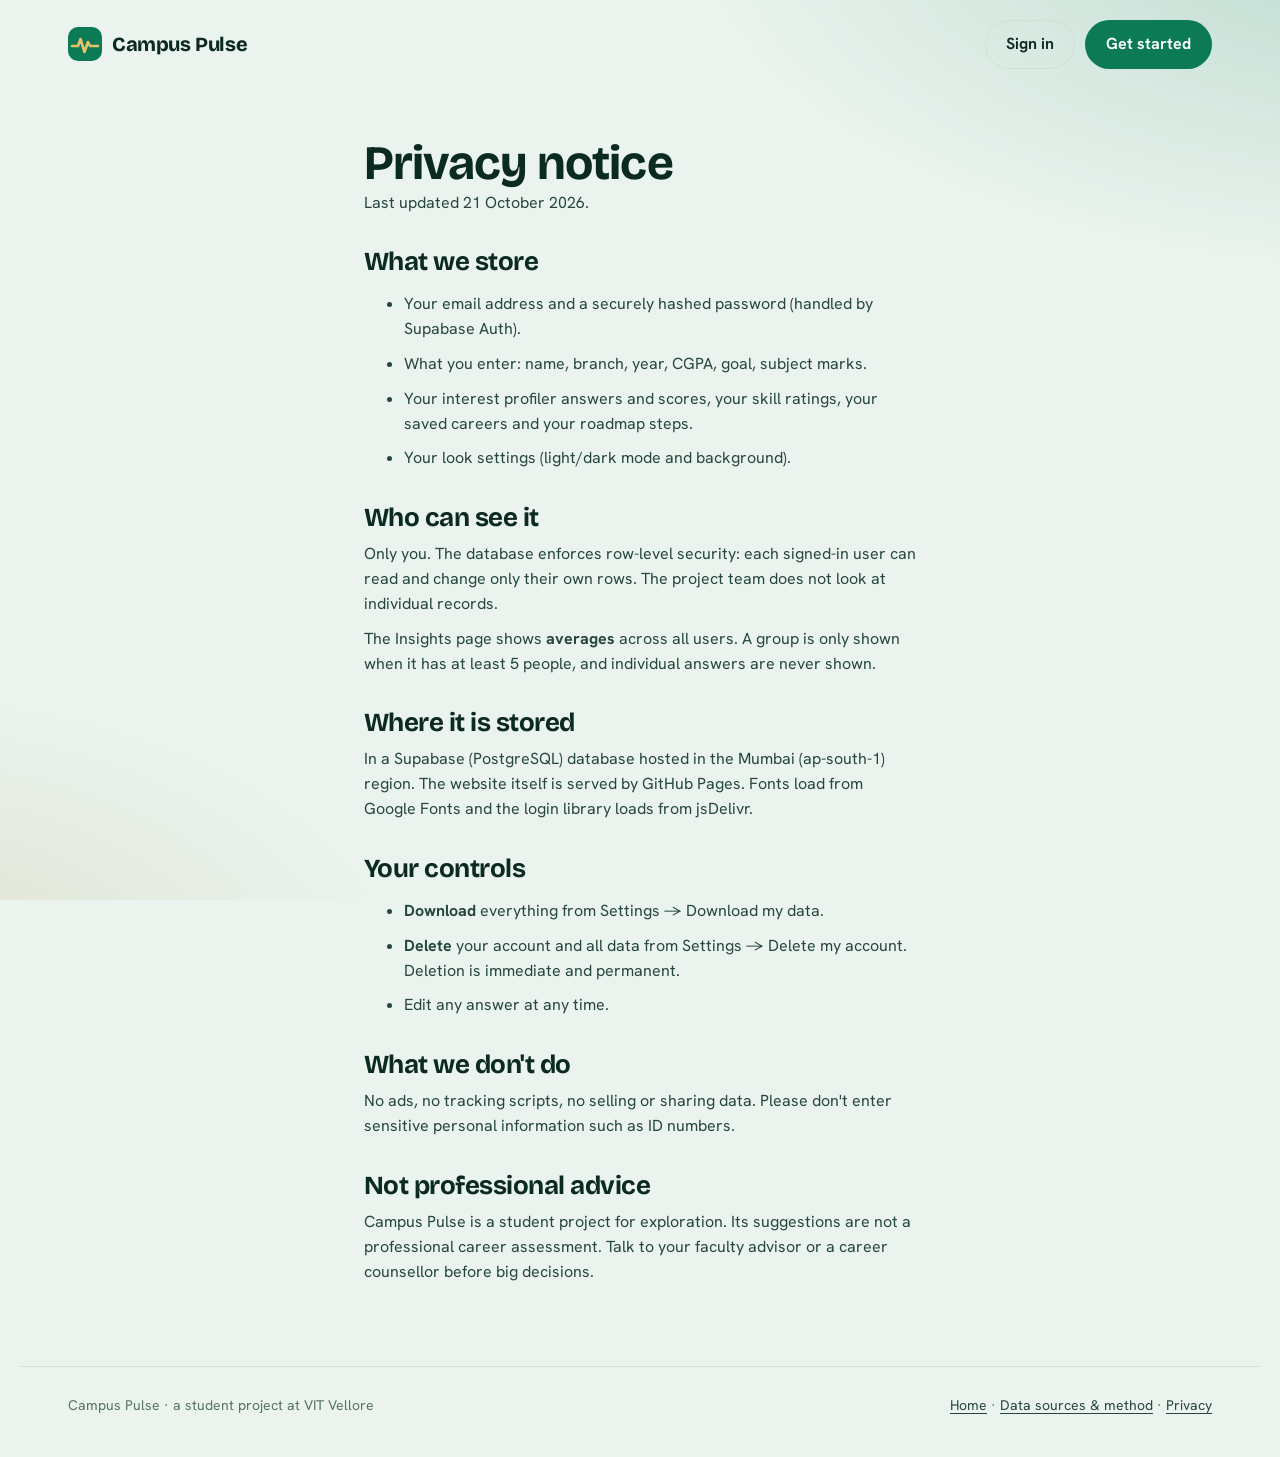
<file: privacy.html>
<!doctype html>
<html lang="en">
<head>
<meta charset="utf-8">
<meta name="viewport" content="width=device-width, initial-scale=1">
<title>Privacy notice | Campus Pulse</title>
<meta name="description" content="What Campus Pulse stores, who can see it, and how to download or delete your data.">
<link rel="canonical" href="https://hillbillies1122-create.github.io/campus-pulse/privacy.html">
<meta name="theme-color" content="#0b7a55">
<link rel="icon" href="assets/favicon.svg" type="image/svg+xml">
<link rel="preconnect" href="https://fonts.googleapis.com">
<link rel="preconnect" href="https://fonts.gstatic.com" crossorigin>
<link href="https://fonts.googleapis.com/css2?family=Bricolage+Grotesque:opsz,wdth,wght@12..96,75..100,500..800&family=Hanken+Grotesk:wght@400;500;600;700&display=swap" rel="stylesheet">
<link rel="stylesheet" href="assets/app.css?v=1">
<script>try{var t=localStorage.getItem("cp-theme");if(t==="light"||t==="dark")document.documentElement.setAttribute("data-theme",t);var c=localStorage.getItem("cp-bg-custom");if(c)document.documentElement.style.setProperty("--bg-custom",c);}catch(e){}</script>
</head>
<body data-bg="silk">
<script>try{document.body.setAttribute("data-bg",localStorage.getItem("cp-bg")||"silk")}catch(e){}</script>
<header class="site-header">
  <a class="brand" href="./"><svg class="brand-mark" viewBox="0 0 34 34" aria-hidden="true"><rect width="34" height="34" rx="10" fill="#0b7a55"/><path d="M4 19h6l2.5-7 4 13 3.5-10 2 4H30" fill="none" stroke="#e7c26a" stroke-width="2.6" stroke-linecap="round" stroke-linejoin="round"/></svg>Campus Pulse</a>
  <nav><a class="btn btn-ghost" href="./#/login">Sign in</a><a class="btn btn-primary" href="./#/signup">Get started</a></nav>
</header>
<main class="landing-section prose">
<h1 style="font-size:clamp(32px,4vw,48px)">Privacy notice</h1>
<p>Last updated 21 October 2026.</p>
<h2>What we store</h2>
<ul>
<li>Your email address and a securely hashed password (handled by Supabase Auth).</li>
<li>What you enter: name, branch, year, CGPA, goal, subject marks.</li>
<li>Your interest profiler answers and scores, your skill ratings, your saved careers and your roadmap steps.</li>
<li>Your look settings (light/dark mode and background).</li>
</ul>
<h2>Who can see it</h2>
<p>Only you. The database enforces row-level security: each signed-in user can read and change only their own rows. The project team does not look at individual records.</p>
<p>The Insights page shows <b>averages</b> across all users. A group is only shown when it has at least 5 people, and individual answers are never shown.</p>
<h2>Where it is stored</h2>
<p>In a Supabase (PostgreSQL) database hosted in the Mumbai (ap-south-1) region. The website itself is served by GitHub Pages. Fonts load from Google Fonts and the login library loads from jsDelivr.</p>
<h2>Your controls</h2>
<ul>
<li><b>Download</b> everything from Settings → Download my data.</li>
<li><b>Delete</b> your account and all data from Settings → Delete my account. Deletion is immediate and permanent.</li>
<li>Edit any answer at any time.</li>
</ul>
<h2>What we don't do</h2>
<p>No ads, no tracking scripts, no selling or sharing data. Please don't enter sensitive personal information such as ID numbers.</p>
<h2>Not professional advice</h2>
<p>Campus Pulse is a student project for exploration. Its suggestions are not a professional career assessment. Talk to your faculty advisor or a career counsellor before big decisions.</p>
</main>
<footer class="site-footer">
  <span>Campus Pulse · a student project at VIT Vellore</span>
  <span><a href="./">Home</a> · <a href="sources.html">Data sources &amp; method</a> · <a href="privacy.html">Privacy</a></span>
</footer>
</body>
</html>
</file>
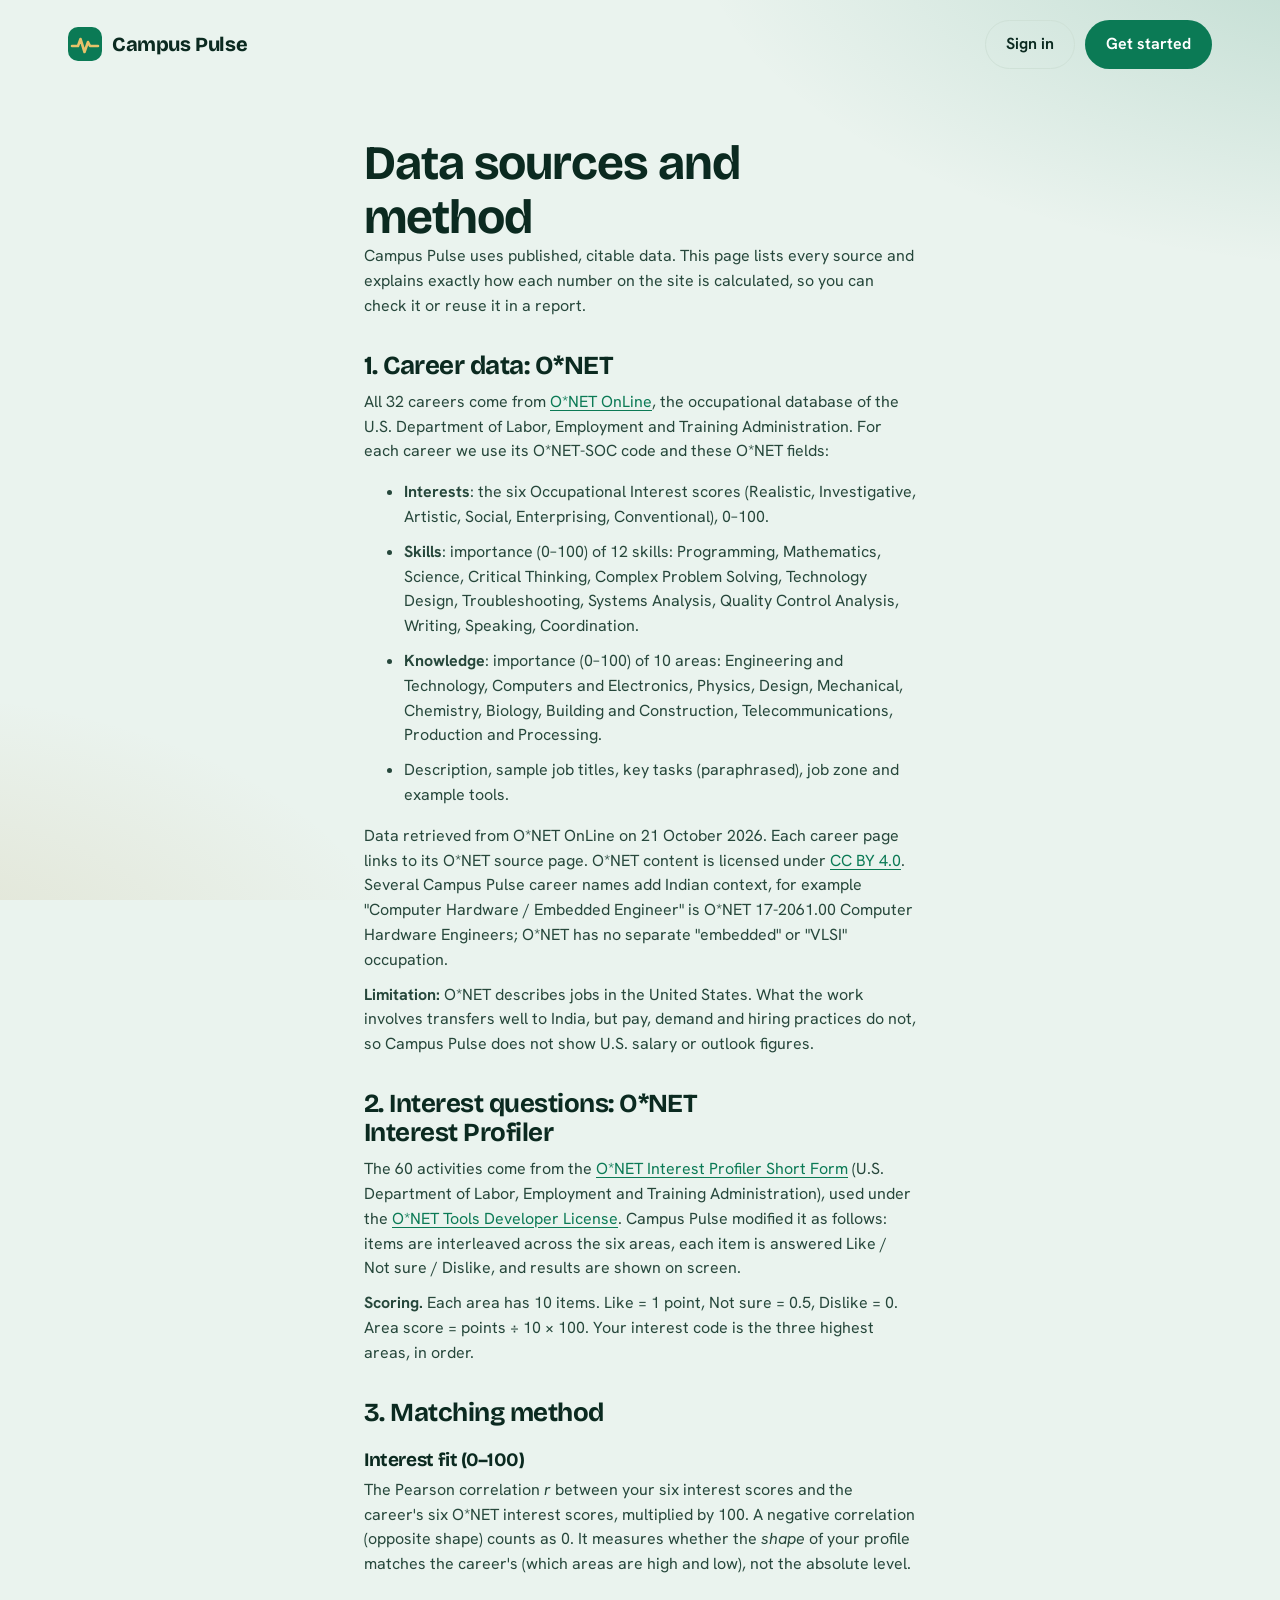
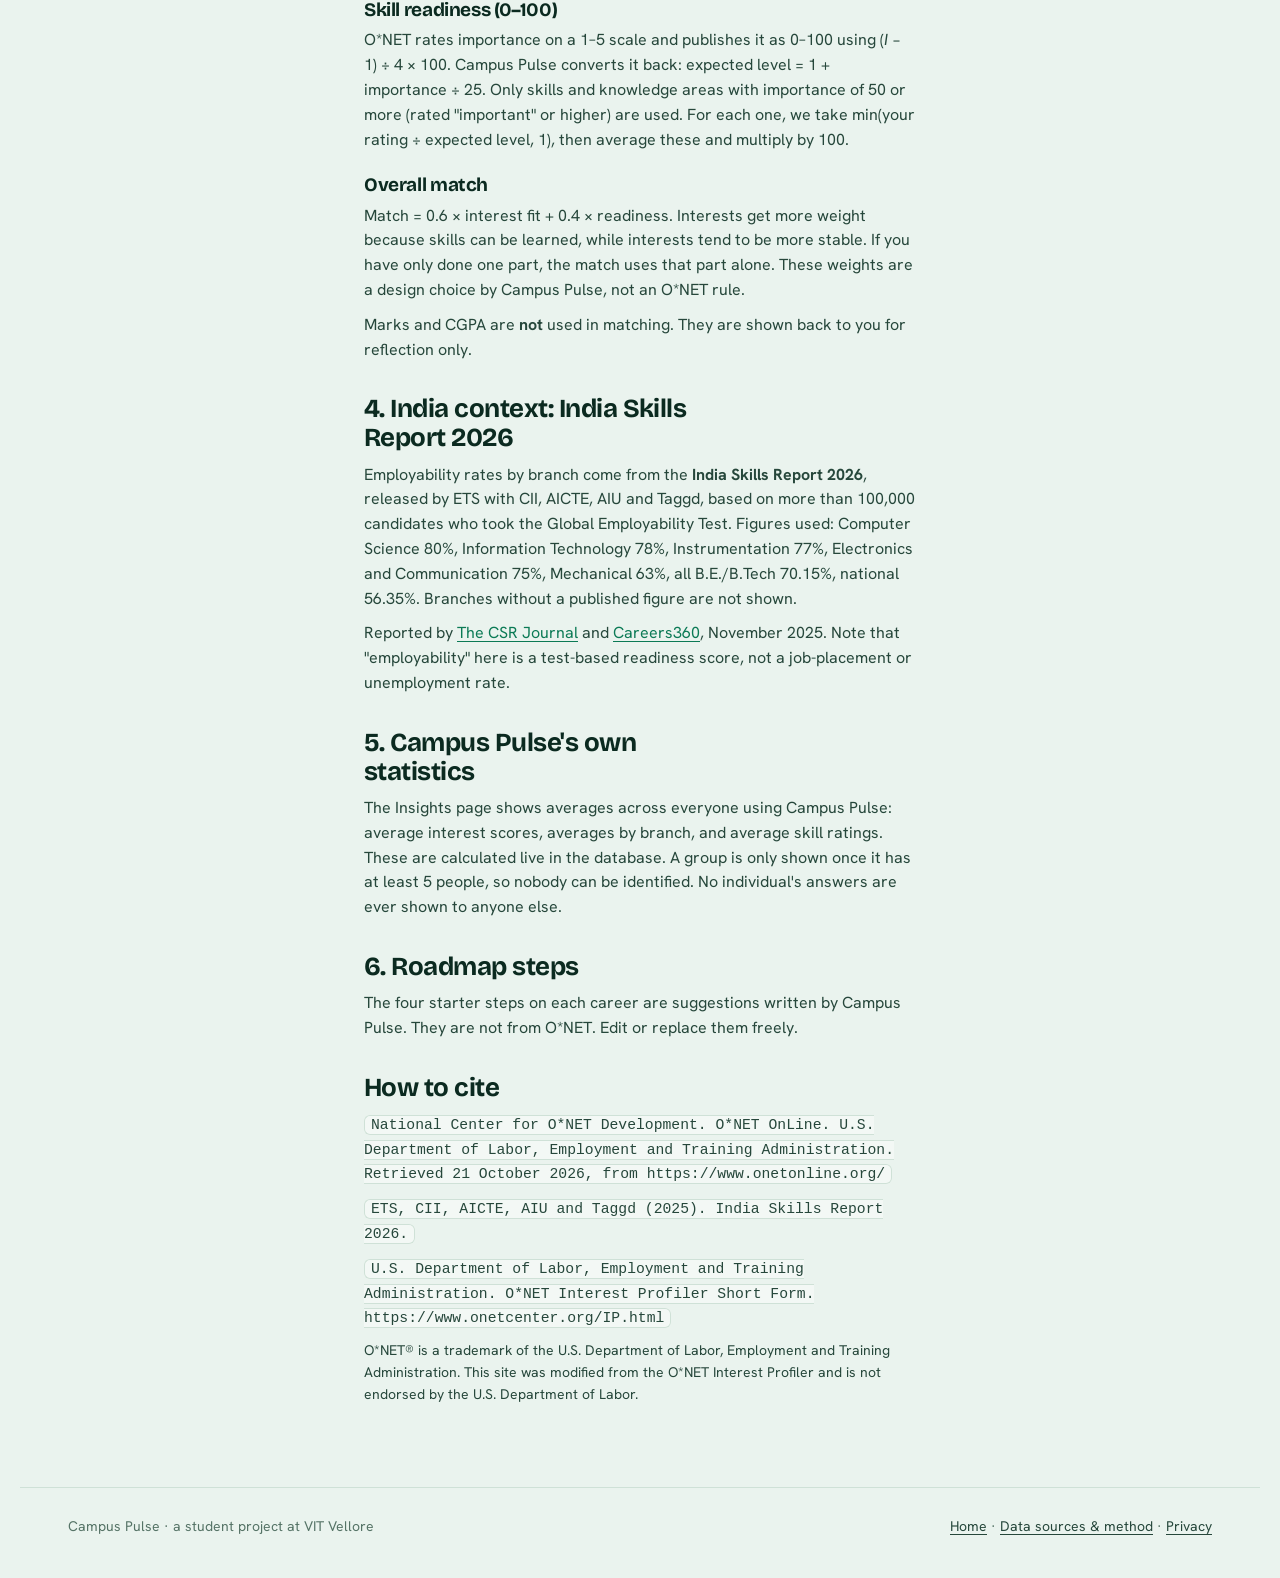
<file: sources.html>
<!doctype html>
<html lang="en">
<head>
<meta charset="utf-8">
<meta name="viewport" content="width=device-width, initial-scale=1">
<title>Data sources and method | Campus Pulse</title>
<meta name="description" content="How Campus Pulse calculates career matches: O*NET interest, skill and knowledge data, the O*NET Interest Profiler, and India Skills Report 2026 figures.">
<link rel="canonical" href="https://hillbillies1122-create.github.io/campus-pulse/sources.html">
<meta name="theme-color" content="#0b7a55">
<link rel="icon" href="assets/favicon.svg" type="image/svg+xml">
<link rel="preconnect" href="https://fonts.googleapis.com">
<link rel="preconnect" href="https://fonts.gstatic.com" crossorigin>
<link href="https://fonts.googleapis.com/css2?family=Bricolage+Grotesque:opsz,wdth,wght@12..96,75..100,500..800&family=Hanken+Grotesk:wght@400;500;600;700&display=swap" rel="stylesheet">
<link rel="stylesheet" href="assets/app.css?v=1">
<script>try{var t=localStorage.getItem("cp-theme");if(t==="light"||t==="dark")document.documentElement.setAttribute("data-theme",t);var c=localStorage.getItem("cp-bg-custom");if(c)document.documentElement.style.setProperty("--bg-custom",c);}catch(e){}</script>
</head>
<body data-bg="silk">
<script>try{document.body.setAttribute("data-bg",localStorage.getItem("cp-bg")||"silk")}catch(e){}</script>
<header class="site-header">
  <a class="brand" href="./"><svg class="brand-mark" viewBox="0 0 34 34" aria-hidden="true"><rect width="34" height="34" rx="10" fill="#0b7a55"/><path d="M4 19h6l2.5-7 4 13 3.5-10 2 4H30" fill="none" stroke="#e7c26a" stroke-width="2.6" stroke-linecap="round" stroke-linejoin="round"/></svg>Campus Pulse</a>
  <nav><a class="btn btn-ghost" href="./#/login">Sign in</a><a class="btn btn-primary" href="./#/signup">Get started</a></nav>
</header>
<main class="landing-section prose">
<h1 style="font-size:clamp(32px,4vw,48px)">Data sources and method</h1>
<p>Campus Pulse uses published, citable data. This page lists every source and explains exactly how each number on the site is calculated, so you can check it or reuse it in a report.</p>

<h2>1. Career data: O*NET</h2>
<p>All 32 careers come from <a href="https://www.onetonline.org/" target="_blank" rel="noopener">O*NET OnLine</a>, the occupational database of the U.S. Department of Labor, Employment and Training Administration. For each career we use its O*NET-SOC code and these O*NET fields:</p>
<ul>
<li><b>Interests</b>: the six Occupational Interest scores (Realistic, Investigative, Artistic, Social, Enterprising, Conventional), 0–100.</li>
<li><b>Skills</b>: importance (0–100) of 12 skills: Programming, Mathematics, Science, Critical Thinking, Complex Problem Solving, Technology Design, Troubleshooting, Systems Analysis, Quality Control Analysis, Writing, Speaking, Coordination.</li>
<li><b>Knowledge</b>: importance (0–100) of 10 areas: Engineering and Technology, Computers and Electronics, Physics, Design, Mechanical, Chemistry, Biology, Building and Construction, Telecommunications, Production and Processing.</li>
<li>Description, sample job titles, key tasks (paraphrased), job zone and example tools.</li>
</ul>
<p>Data retrieved from O*NET OnLine on 21 October 2026. Each career page links to its O*NET source page. O*NET content is licensed under <a href="https://creativecommons.org/licenses/by/4.0/" target="_blank" rel="noopener">CC BY 4.0</a>. Several Campus Pulse career names add Indian context, for example "Computer Hardware / Embedded Engineer" is O*NET 17-2061.00 Computer Hardware Engineers; O*NET has no separate "embedded" or "VLSI" occupation.</p>
<p><b>Limitation:</b> O*NET describes jobs in the United States. What the work involves transfers well to India, but pay, demand and hiring practices do not, so Campus Pulse does not show U.S. salary or outlook figures.</p>

<h2 id="interest-profiler">2. Interest questions: O*NET Interest Profiler</h2>
<p>The 60 activities come from the <a href="https://www.onetcenter.org/IP.html" target="_blank" rel="noopener">O*NET Interest Profiler Short Form</a> (U.S. Department of Labor, Employment and Training Administration), used under the <a href="https://www.onetcenter.org/license_tools.html" target="_blank" rel="noopener">O*NET Tools Developer License</a>. Campus Pulse modified it as follows: items are interleaved across the six areas, each item is answered Like / Not sure / Dislike, and results are shown on screen.</p>
<p><b>Scoring.</b> Each area has 10 items. Like = 1 point, Not sure = 0.5, Dislike = 0. Area score = points ÷ 10 × 100. Your interest code is the three highest areas, in order.</p>

<h2>3. Matching method</h2>
<h3>Interest fit (0–100)</h3>
<p>The Pearson correlation <i>r</i> between your six interest scores and the career's six O*NET interest scores, multiplied by 100. A negative correlation (opposite shape) counts as 0. It measures whether the <i>shape</i> of your profile matches the career's (which areas are high and low), not the absolute level.</p>
<h3>Skill readiness (0–100)</h3>
<p>O*NET rates importance on a 1–5 scale and publishes it as 0–100 using (<i>I</i> − 1) ÷ 4 × 100. Campus Pulse converts it back: expected level = 1 + importance ÷ 25. Only skills and knowledge areas with importance of 50 or more (rated "important" or higher) are used. For each one, we take min(your rating ÷ expected level, 1), then average these and multiply by 100.</p>
<h3>Overall match</h3>
<p>Match = 0.6 × interest fit + 0.4 × readiness. Interests get more weight because skills can be learned, while interests tend to be more stable. If you have only done one part, the match uses that part alone. These weights are a design choice by Campus Pulse, not an O*NET rule.</p>
<p>Marks and CGPA are <b>not</b> used in matching. They are shown back to you for reflection only.</p>

<h2>4. India context: India Skills Report 2026</h2>
<p>Employability rates by branch come from the <b>India Skills Report 2026</b>, released by ETS with CII, AICTE, AIU and Taggd, based on more than 100,000 candidates who took the Global Employability Test. Figures used: Computer Science 80%, Information Technology 78%, Instrumentation 77%, Electronics and Communication 75%, Mechanical 63%, all B.E./B.Tech 70.15%, national 56.35%. Branches without a published figure are not shown.</p>
<p>Reported by <a href="https://thecsrjournal.in/india-skills-report-2026-uttar-pradesh-leads-youth-employability-maharashtra-ranks-second" target="_blank" rel="noopener">The CSR Journal</a> and <a href="https://news.careers360.com/india-skills-report-2026-cs-computer-science-it-engineer-top-jobs-mba-employment-decline-ai-ml-bfsi-fmcg-pharma-women-hiring" target="_blank" rel="noopener">Careers360</a>, November 2025. Note that "employability" here is a test-based readiness score, not a job-placement or unemployment rate.</p>

<h2>5. Campus Pulse's own statistics</h2>
<p>The Insights page shows averages across everyone using Campus Pulse: average interest scores, averages by branch, and average skill ratings. These are calculated live in the database. A group is only shown once it has at least 5 people, so nobody can be identified. No individual's answers are ever shown to anyone else.</p>

<h2>6. Roadmap steps</h2>
<p>The four starter steps on each career are suggestions written by Campus Pulse. They are not from O*NET. Edit or replace them freely.</p>

<h2>How to cite</h2>
<p><code>National Center for O*NET Development. O*NET OnLine. U.S. Department of Labor, Employment and Training Administration. Retrieved 21 October 2026, from https://www.onetonline.org/</code></p>
<p><code>ETS, CII, AICTE, AIU and Taggd (2025). India Skills Report 2026.</code></p>
<p><code>U.S. Department of Labor, Employment and Training Administration. O*NET Interest Profiler Short Form. https://www.onetcenter.org/IP.html</code></p>
<p class="small muted">O*NET® is a trademark of the U.S. Department of Labor, Employment and Training Administration. This site was modified from the O*NET Interest Profiler and is not endorsed by the U.S. Department of Labor.</p>
</main>
<footer class="site-footer">
  <span>Campus Pulse · a student project at VIT Vellore</span>
  <span><a href="./">Home</a> · <a href="sources.html">Data sources &amp; method</a> · <a href="privacy.html">Privacy</a></span>
</footer>
</body>
</html>
</file>
<file: assets/app.css>
/* Campus Pulse — emerald theme */
:root {
  --bg: #eaf3ee;
  --bg-2: #dcebe2;
  --surface: #ffffff;
  --surface-2: #f3f8f5;
  --ink: #0b2a20;
  --ink-2: #26473b;
  --muted: #557366;
  --line: #cfe1d7;
  --emerald: #0b7a55;
  --emerald-2: #109b6c;
  --emerald-soft: #d7efe3;
  --brass: #a8822c;
  --brass-soft: #f4ead2;
  --danger: #b4233c;
  --danger-soft: #fbe7ea;
  --on-emerald: #ffffff;
  --shadow: 0 1px 0 rgba(11, 42, 32, .04), 0 12px 32px -18px rgba(11, 42, 32, .35);
  --radius-lg: 22px;
  --radius: 14px;
  --radius-sm: 9px;
  --display: "Bricolage Grotesque", "Hanken Grotesk", system-ui, sans-serif;
  --body: "Hanken Grotesk", system-ui, -apple-system, "Segoe UI", sans-serif;
  --bg-custom: #0b7a55;
  color-scheme: light;
}
@media (prefers-color-scheme: dark) {
  :root:not([data-theme="light"]) {
    --bg: #04130d; --bg-2: #071d14; --surface: #0b2018; --surface-2: #0f281e; --ink: #e3f1e9; --ink-2: #c3dbcf; --muted: #8fb3a3;
    --line: #1d3a2e; --emerald: #2bd196; --emerald-2: #4fe0ab; --emerald-soft: #0f3426; --brass: #e1bf6a; --brass-soft: #2e2612;
    --danger: #ff8094; --danger-soft: #3a1219; --on-emerald: #03140d; --shadow: 0 1px 0 rgba(0,0,0,.3), 0 18px 40px -22px rgba(0,0,0,.8);
    color-scheme: dark;
  }
}
:root[data-theme="dark"] {
  --bg: #04130d; --bg-2: #071d14; --surface: #0b2018; --surface-2: #0f281e; --ink: #e3f1e9; --ink-2: #c3dbcf; --muted: #8fb3a3;
  --line: #1d3a2e; --emerald: #2bd196; --emerald-2: #4fe0ab; --emerald-soft: #0f3426; --brass: #e1bf6a; --brass-soft: #2e2612;
  --danger: #ff8094; --danger-soft: #3a1219; --on-emerald: #03140d; --shadow: 0 1px 0 rgba(0,0,0,.3), 0 18px 40px -22px rgba(0,0,0,.8);
  color-scheme: dark;
}

* { box-sizing: border-box; }
html { -webkit-text-size-adjust: 100%; }
body {
  margin: 0; min-height: 100vh; background-color: var(--bg); color: var(--ink);
  font: 16px/1.55 var(--body); font-feature-settings: "ss01";
  background-attachment: fixed;
}
img, svg { max-width: 100%; }
a { color: var(--emerald); text-underline-offset: 3px; }
h1, h2, h3, h4 { font-family: var(--display); color: var(--ink); margin: 0; letter-spacing: -.02em; line-height: 1.12; }
p { margin: 0; }
button, input, select, textarea { font: inherit; color: inherit; }
:focus-visible { outline: 3px solid var(--emerald-2); outline-offset: 2px; border-radius: 6px; }
.sr-only { position: absolute; width: 1px; height: 1px; overflow: hidden; clip: rect(0 0 0 0); white-space: nowrap; }
[hidden] { display: none !important; }

/* ---------- Backgrounds (user selectable) ---------- */
body[data-bg="silk"] {
  background-image:
    radial-gradient(1200px 600px at 110% -10%, color-mix(in srgb, var(--emerald) 22%, transparent), transparent 60%),
    radial-gradient(900px 500px at -10% 110%, color-mix(in srgb, var(--brass) 16%, transparent), transparent 60%);
}
body[data-bg="contour"] {
  background-image: url("data:image/svg+xml,%3Csvg xmlns='http://www.w3.org/2000/svg' width='600' height='600' viewBox='0 0 600 600'%3E%3Cg fill='none' stroke='%230b7a55' stroke-opacity='.13' stroke-width='1.2'%3E%3Cpath d='M-20 120c80-60 160 40 240-10s150-80 240-20 140 40 160 10'/%3E%3Cpath d='M-20 160c80-60 160 40 240-10s150-80 240-20 140 40 160 10'/%3E%3Cpath d='M-20 200c90-50 170 50 250 0s150-70 230-20 140 50 160 20'/%3E%3Cpath d='M-20 300c70-40 150 60 240 10s160-60 240-10 130 40 160 0'/%3E%3Cpath d='M-20 340c70-40 150 60 240 10s160-60 240-10 130 40 160 0'/%3E%3Cpath d='M-20 440c90-70 170 30 250-20s150-50 230 0 140 30 160 0'/%3E%3Cpath d='M-20 480c90-70 170 30 250-20s150-50 230 0 140 30 160 0'/%3E%3Cpath d='M-20 520c90-70 170 30 250-20s150-50 230 0 140 30 160 0'/%3E%3C/g%3E%3C/svg%3E");
  background-size: 600px 600px;
}
body[data-bg="grid"] {
  background-image: radial-gradient(color-mix(in srgb, var(--emerald) 30%, transparent) 1px, transparent 1.4px);
  background-size: 22px 22px;
}
body[data-bg="aurora"] {
  background-image:
    radial-gradient(60% 50% at 20% 10%, color-mix(in srgb, var(--emerald) 30%, transparent), transparent 70%),
    radial-gradient(50% 40% at 85% 30%, color-mix(in srgb, #1fb6a8 22%, transparent), transparent 70%),
    radial-gradient(60% 60% at 60% 100%, color-mix(in srgb, var(--brass) 18%, transparent), transparent 70%);
}
body[data-bg="velvet"] {
  background-image: linear-gradient(160deg, color-mix(in srgb, var(--emerald) 14%, var(--bg)) 0%, var(--bg) 45%, color-mix(in srgb, var(--brass) 10%, var(--bg)) 100%);
}
body[data-bg="plain"] { background-image: none; }
body[data-bg="custom"] {
  background-color: color-mix(in srgb, var(--bg-custom) 14%, var(--bg));
  background-image: radial-gradient(1000px 600px at 100% 0%, color-mix(in srgb, var(--bg-custom) 26%, transparent), transparent 60%);
}

/* ---------- Buttons & fields ---------- */
.btn {
  display: inline-flex; align-items: center; justify-content: center; gap: 8px;
  border: 1px solid transparent; border-radius: 999px; padding: 11px 20px; min-height: 44px;
  font-weight: 650; cursor: pointer; text-decoration: none; transition: background-color .15s, border-color .15s, transform .1s;
  background: var(--surface-2); color: var(--ink);
}
.btn:active { transform: translateY(1px); }
.btn-primary { background: var(--emerald); color: var(--on-emerald); }
.btn-primary:hover { background: var(--emerald-2); }
.btn-ghost { background: transparent; border-color: var(--line); }
.btn-ghost:hover { border-color: var(--emerald); }
.btn-danger { background: var(--danger-soft); color: var(--danger); }
.btn-sm { padding: 7px 14px; min-height: 36px; font-size: 14px; }
.btn[disabled] { opacity: .55; cursor: not-allowed; }
.icon-btn { display: inline-grid; place-items: center; width: 42px; height: 42px; border-radius: 50%; border: 1px solid var(--line); background: var(--surface); cursor: pointer; color: var(--ink); }
.icon-btn:hover { border-color: var(--emerald); }

.field { display: grid; gap: 6px; }
.field label, .label { font-size: 14px; font-weight: 650; color: var(--ink-2); }
.field small, .hint { color: var(--muted); font-size: 13px; }
.input, select.input, textarea.input {
  width: 100%; border: 1px solid var(--line); background: var(--surface); border-radius: var(--radius-sm);
  padding: 11px 13px; min-height: 44px; outline: none;
}
.input:focus { border-color: var(--emerald); box-shadow: 0 0 0 3px color-mix(in srgb, var(--emerald) 22%, transparent); }
.form-grid { display: grid; grid-template-columns: repeat(2, minmax(0, 1fr)); gap: 16px; }
.form-grid .span-2 { grid-column: 1 / -1; }
.error-text { color: var(--danger); font-size: 14px; }

/* ---------- Landing ---------- */
.site-header { display: flex; align-items: center; justify-content: space-between; gap: 16px; padding: 20px clamp(16px, 4vw, 48px); max-width: 1240px; margin: 0 auto; }
.brand { display: inline-flex; align-items: center; gap: 10px; text-decoration: none; color: var(--ink); font-family: var(--display); font-weight: 750; font-size: 20px; letter-spacing: -.02em; }
.brand-mark { width: 34px; height: 34px; flex: 0 0 34px; }
.site-header nav { display: flex; gap: 10px; align-items: center; }

.hero { max-width: 1240px; margin: 0 auto; padding: clamp(24px, 6vw, 72px) clamp(16px, 4vw, 48px) 32px; display: grid; grid-template-columns: 1.05fr .95fr; gap: clamp(24px, 4vw, 56px); align-items: center; }
.hero h1 { font-size: clamp(40px, 6.4vw, 82px); font-weight: 800; letter-spacing: -.045em; line-height: .98; font-variation-settings: "wdth" 85; }
.hero .lede { font-size: clamp(17px, 1.6vw, 20px); color: var(--ink-2); max-width: 38ch; margin-top: 20px; }
.hero .cta { display: flex; gap: 12px; flex-wrap: wrap; margin-top: 28px; }
.hero-visual { background: var(--surface); border: 1px solid var(--line); border-radius: 28px; padding: 22px 22px 16px; box-shadow: var(--shadow); }
.hero-visual .cap { display: flex; justify-content: space-between; gap: 12px; color: var(--muted); font-size: 14px; margin-bottom: 6px; }
.hero-visual .cap strong { color: var(--ink); font-family: var(--display); font-size: 17px; }

.pulse-path { fill: none; stroke: var(--emerald); stroke-width: 3; stroke-linejoin: round; stroke-linecap: round; }
.pulse-glow { fill: none; stroke: var(--emerald); stroke-width: 10; opacity: .14; stroke-linejoin: round; stroke-linecap: round; }
.pulse-base { stroke: var(--line); stroke-width: 1; }
.pulse-label { font: 700 15px var(--display); fill: var(--ink); text-anchor: middle; }
.pulse-sub { font: 500 11px var(--body); fill: var(--muted); text-anchor: middle; }
.pulse-val { font: 700 12px var(--body); fill: var(--emerald); text-anchor: middle; }
.pulse-dot { fill: var(--surface); stroke: var(--emerald); stroke-width: 2.5; }
.pulse-compare { fill: none; stroke: var(--brass); stroke-width: 2; stroke-dasharray: 5 5; stroke-linejoin: round; }
.draw-in { stroke-dasharray: 2000; stroke-dashoffset: 2000; animation: draw 2.2s cubic-bezier(.6,.1,.2,1) .2s forwards; }
@keyframes draw { to { stroke-dashoffset: 0; } }
@media (prefers-reduced-motion: reduce) { .draw-in { animation: none; stroke-dashoffset: 0; } }

.landing-section { max-width: 1240px; margin: 0 auto; padding: 48px clamp(16px, 4vw, 48px); }
.landing-section > h2 { font-size: clamp(28px, 3.4vw, 42px); max-width: 22ch; }
.landing-section > p.sub { color: var(--ink-2); max-width: 60ch; margin-top: 12px; font-size: 17px; }
.how { display: grid; grid-template-columns: repeat(3, minmax(0, 1fr)); gap: 0; margin-top: 32px; border-top: 2px solid var(--ink); }
.how > div { padding: 22px 22px 8px 0; }
.how > div + div { padding-left: 22px; border-left: 1px solid var(--line); }
.how .step-n { font: 800 44px/1 var(--display); color: var(--emerald); letter-spacing: -.04em; }
.how h3 { font-size: 21px; margin: 12px 0 8px; }
.how p { color: var(--ink-2); }
.facts { display: grid; grid-template-columns: repeat(3, minmax(0, 1fr)); gap: 16px; margin-top: 28px; }
.fact { background: var(--surface); border: 1px solid var(--line); border-radius: var(--radius); padding: 20px; }
.fact b { display: block; font: 800 34px/1 var(--display); color: var(--emerald); letter-spacing: -.03em; margin-bottom: 8px; }
.fact span { color: var(--ink-2); font-size: 15px; }
.branch-strip { display: flex; flex-wrap: wrap; gap: 8px; margin-top: 22px; }
.chip { display: inline-flex; align-items: center; gap: 6px; padding: 6px 12px; border-radius: 999px; background: var(--emerald-soft); color: var(--ink-2); font-size: 14px; font-weight: 600; border: 1px solid transparent; }
.chip.brass { background: var(--brass-soft); }
.chip.outline { background: transparent; border-color: var(--line); }
button.chip { cursor: pointer; }
button.chip[aria-pressed="true"] { background: var(--emerald); color: var(--on-emerald); }
.site-footer { max-width: 1240px; margin: 24px auto 0; padding: 28px clamp(16px, 4vw, 48px) 40px; border-top: 1px solid var(--line); color: var(--muted); font-size: 14px; display: flex; flex-wrap: wrap; justify-content: space-between; gap: 12px; }
.site-footer a { color: var(--ink-2); }

/* ---------- Auth ---------- */
.auth-wrap { min-height: calc(100vh - 90px); display: grid; place-items: center; padding: 24px 16px 60px; }
.auth-card { width: min(440px, 100%); background: var(--surface); border: 1px solid var(--line); border-radius: var(--radius-lg); padding: clamp(22px, 4vw, 34px); box-shadow: var(--shadow); display: grid; gap: 16px; }
.auth-card h1 { font-size: 30px; }
.auth-card .switch { color: var(--muted); font-size: 15px; text-align: center; }
.notice { border-radius: var(--radius-sm); padding: 12px 14px; font-size: 14px; background: var(--brass-soft); color: var(--ink); border: 1px solid color-mix(in srgb, var(--brass) 35%, transparent); }
.notice.ok { background: var(--emerald-soft); border-color: color-mix(in srgb, var(--emerald) 30%, transparent); }
.notice.bad { background: var(--danger-soft); border-color: color-mix(in srgb, var(--danger) 30%, transparent); }

/* ---------- App shell ---------- */
.shell { display: grid; grid-template-columns: 248px minmax(0, 1fr); min-height: 100vh; }
.rail { position: sticky; top: 0; height: 100vh; padding: 22px 14px; display: flex; flex-direction: column; gap: 22px; border-right: 1px solid var(--line); background: color-mix(in srgb, var(--surface) 72%, transparent); backdrop-filter: blur(10px); }
.rail .brand { padding: 0 8px; }
.nav { display: grid; gap: 4px; }
.nav a { display: flex; align-items: center; gap: 12px; padding: 10px 12px; border-radius: 12px; color: var(--ink-2); text-decoration: none; font-weight: 600; }
.nav a svg { width: 20px; height: 20px; flex: 0 0 20px; }
.nav a:hover { background: var(--surface-2); color: var(--ink); }
.nav a[aria-current="page"] { background: var(--emerald); color: var(--on-emerald); }
.rail .rail-foot { margin-top: auto; font-size: 13px; color: var(--muted); padding: 0 8px; }
.main { min-width: 0; }
.topbar { display: flex; align-items: center; justify-content: space-between; gap: 12px; padding: 16px clamp(16px, 3vw, 36px); }
.topbar .page-title { font-family: var(--display); font-weight: 700; font-size: 18px; }
.topbar .tools { display: flex; gap: 8px; align-items: center; }
.avatar { width: 42px; height: 42px; border-radius: 50%; background: var(--emerald); color: var(--on-emerald); display: grid; place-items: center; font-weight: 800; font-family: var(--display); text-decoration: none; }
.content { padding: 4px clamp(16px, 3vw, 36px) 96px; max-width: 1240px; }
.page-head { margin: 8px 0 24px; }
.page-head h1 { font-size: clamp(30px, 3.6vw, 44px); font-weight: 800; letter-spacing: -.035em; }
.page-head p { color: var(--ink-2); margin-top: 8px; max-width: 62ch; }

.panel { background: var(--surface); border: 1px solid var(--line); border-radius: var(--radius-lg); padding: clamp(18px, 2.4vw, 26px); box-shadow: var(--shadow); min-width: 0; }
.panel-title { display: flex; align-items: baseline; justify-content: space-between; gap: 12px; margin-bottom: 16px; }
.panel-title h2 { font-size: 20px; }
.panel-title .meta { color: var(--muted); font-size: 14px; }
.grid-2 { display: grid; grid-template-columns: minmax(0, 1.25fr) minmax(0, 1fr); gap: 20px; }
.grid-3 { display: grid; grid-template-columns: repeat(3, minmax(0, 1fr)); gap: 20px; }
.stack { display: grid; gap: 20px; }
.muted { color: var(--muted); }
.small { font-size: 14px; }

/* Welcome band */
.welcome { position: relative; overflow: hidden; border-radius: var(--radius-lg); padding: clamp(22px, 3vw, 34px); background: linear-gradient(135deg, #0a5a40 0%, #0b7a55 55%, #129a6c 100%); color: #f1fbf6; margin-bottom: 20px; }
.welcome h1 { color: #fff; font-size: clamp(28px, 3.6vw, 42px); font-weight: 800; letter-spacing: -.035em; }
.welcome p { color: #d4f0e3; margin-top: 8px; max-width: 56ch; }
.welcome .btn-primary { background: #fff; color: #0a5a40; margin-top: 18px; }
.welcome svg.bg-pulse { position: absolute; right: -20px; bottom: -6px; width: 60%; opacity: .25; pointer-events: none; }
.welcome svg.bg-pulse path { stroke: #e7c26a; stroke-width: 3; fill: none; }

/* Checklist */
.checklist { display: grid; gap: 4px; }
.check-row { display: flex; align-items: center; gap: 12px; padding: 10px 6px; border-radius: 12px; text-decoration: none; color: var(--ink); }
.check-row:hover { background: var(--surface-2); }
.tick { width: 26px; height: 26px; flex: 0 0 26px; border-radius: 50%; border: 2px solid var(--line); display: grid; place-items: center; }
.tick.done { background: var(--emerald); border-color: var(--emerald); color: var(--on-emerald); }
.check-row .t { font-weight: 650; }
.check-row .d { color: var(--muted); font-size: 14px; }

/* Bars */
.bar-row { display: grid; grid-template-columns: minmax(90px, 160px) minmax(0, 1fr) 46px; align-items: center; gap: 12px; margin: 10px 0; font-size: 14px; }
.bar { height: 10px; border-radius: 99px; background: var(--surface-2); border: 1px solid var(--line); overflow: hidden; position: relative; }
.bar > i { position: absolute; inset: 0 auto 0 0; background: var(--emerald); border-radius: 99px; }
.bar > i.brass { background: var(--brass); }
.bar .target { position: absolute; top: -3px; bottom: -3px; width: 3px; background: var(--ink); border-radius: 2px; }
.bar-val { text-align: right; font-weight: 750; font-variant-numeric: tabular-nums; }

/* Career list */
.filters { display: flex; flex-wrap: wrap; gap: 8px; align-items: center; margin-bottom: 16px; }
.filters .input { width: auto; min-width: 220px; flex: 1 1 220px; max-width: 360px; }
.career-list { display: grid; gap: 10px; }
.career-row { display: grid; grid-template-columns: 64px minmax(0, 1fr) 150px 120px; gap: 16px; align-items: center; padding: 14px 18px; border-radius: var(--radius); background: var(--surface); border: 1px solid var(--line); text-decoration: none; color: var(--ink); }
.career-row:hover { border-color: var(--emerald); }
.career-row .score { font: 800 30px/1 var(--display); color: var(--emerald); letter-spacing: -.04em; text-align: center; font-variant-numeric: tabular-nums; }
.career-row .score small { display: block; font: 600 11px var(--body); color: var(--muted); letter-spacing: 0; margin-top: 4px; }
.career-row h3 { font-size: 18px; }
.career-row p { color: var(--muted); font-size: 14px; margin-top: 4px; display: -webkit-box; -webkit-line-clamp: 2; -webkit-box-orient: vertical; overflow: hidden; }
.mini { display: grid; gap: 6px; font-size: 12px; color: var(--muted); }
.mini .bar { height: 7px; }
.code-tag { font-size: 12px; color: var(--muted); font-variant-numeric: tabular-nums; }

/* Career detail */
.detail-head { display: grid; grid-template-columns: minmax(0, 1fr) auto; gap: 20px; align-items: start; }
.detail-head .big { font: 800 64px/1 var(--display); color: var(--emerald); letter-spacing: -.05em; text-align: right; }
.detail-head .big small { display: block; font: 600 13px var(--body); color: var(--muted); letter-spacing: 0; margin-top: 6px; }
ul.clean { list-style: none; padding: 0; margin: 0; display: grid; gap: 10px; }
ul.clean li { padding-left: 18px; position: relative; }
ul.clean li::before { content: ""; position: absolute; left: 0; top: .62em; width: 7px; height: 7px; border-radius: 50%; background: var(--emerald); }
.legend { display: flex; gap: 16px; flex-wrap: wrap; font-size: 13px; color: var(--muted); margin-bottom: 8px; }
.legend i { display: inline-block; width: 18px; height: 8px; border-radius: 4px; background: var(--emerald); vertical-align: middle; margin-right: 6px; }
.legend i.brass { background: var(--brass); }
.legend i.line { height: 3px; background: var(--ink); }

/* Interest profiler */
.ip-item { display: grid; grid-template-columns: minmax(0, 1fr) auto; gap: 16px; align-items: center; padding: 14px 0; border-bottom: 1px solid var(--line); }
.ip-item:last-child { border-bottom: 0; }
.ip-item .q { font-size: 17px; font-weight: 600; }
.seg { display: inline-flex; border: 1px solid var(--line); border-radius: 999px; padding: 3px; background: var(--surface-2); }
.seg button { border: 0; background: transparent; padding: 8px 14px; border-radius: 999px; cursor: pointer; font-weight: 650; font-size: 14px; color: var(--ink-2); min-height: 38px; }
.seg button[aria-pressed="true"] { background: var(--emerald); color: var(--on-emerald); }
.seg button[data-v="0"][aria-pressed="true"] { background: var(--ink-2); color: var(--surface); }
.seg button[data-v="1"][aria-pressed="true"] { background: var(--brass); color: #1d1503; }
.progress { height: 8px; background: var(--surface-2); border-radius: 99px; border: 1px solid var(--line); overflow: hidden; }
.progress > i { display: block; height: 100%; background: var(--emerald); transition: width .3s; }
.ip-nav { display: flex; justify-content: space-between; gap: 12px; margin-top: 20px; }

/* Ratings */
.rate-row { display: grid; grid-template-columns: minmax(0, 1fr) auto; gap: 14px; align-items: center; padding: 12px 0; border-bottom: 1px solid var(--line); }
.rate-row:last-child { border-bottom: 0; }
.rate-row .t { font-weight: 650; }
.rate-row .d { color: var(--muted); font-size: 14px; }
.dots { display: inline-flex; gap: 6px; }
.dots button { width: 38px; height: 38px; border-radius: 50%; border: 1px solid var(--line); background: var(--surface); cursor: pointer; font-weight: 700; color: var(--ink-2); }
.dots button[aria-pressed="true"] { background: var(--emerald); border-color: var(--emerald); color: var(--on-emerald); }

/* Roadmap */
.road { display: grid; gap: 0; }
.road-item { display: grid; grid-template-columns: 34px minmax(0, 1fr) auto; gap: 14px; align-items: start; padding: 14px 0; border-bottom: 1px solid var(--line); }
.road-item:last-child { border-bottom: 0; }
.road-item input[type="checkbox"] { width: 22px; height: 22px; accent-color: var(--emerald); margin-top: 3px; }
.road-item.done .t { text-decoration: line-through; color: var(--muted); }
.road-item .t { font-weight: 650; }
.road-item .d { color: var(--muted); font-size: 14px; }

/* Marks editor */
.mark-row { display: grid; grid-template-columns: minmax(0, 1fr) 110px 44px; gap: 10px; margin-bottom: 10px; }

/* Charts */
.chart text { font-family: var(--body); fill: var(--muted); font-size: 12px; }
.chart .axis { stroke: var(--line); }
.chart .lbl { fill: var(--ink-2); font-size: 12px; }
.chart .dot { fill: var(--emerald); opacity: .8; }
.chart .dot.mine { fill: var(--brass); opacity: 1; }
.heat { width: 100%; border-collapse: separate; border-spacing: 3px; font-size: 12px; }
.heat th { font-weight: 600; color: var(--muted); text-align: left; padding: 4px; }
.heat th.rot { height: 120px; white-space: nowrap; vertical-align: bottom; }
.heat th.rot > div { transform: rotate(-55deg); transform-origin: left bottom; width: 24px; translate: 10px 0; }
.heat td { width: 34px; height: 30px; text-align: center; border-radius: 6px; font-variant-numeric: tabular-nums; font-weight: 650; }
.heat td.name { width: auto; text-align: left; font-weight: 600; color: var(--ink-2); padding-right: 8px; white-space: nowrap; }
.scroll-x { overflow-x: auto; padding-right: 70px; }

/* Settings */
.swatches { display: flex; flex-wrap: wrap; gap: 12px; }
.swatch { width: 92px; border-radius: 14px; border: 2px solid var(--line); background: var(--surface); padding: 6px; cursor: pointer; text-align: center; font-size: 13px; font-weight: 600; color: var(--ink-2); }
.swatch .prev { height: 56px; border-radius: 9px; margin-bottom: 6px; border: 1px solid var(--line); background-color: var(--bg); }
.swatch[aria-pressed="true"] { border-color: var(--emerald); }
.seg-theme { display: inline-flex; gap: 6px; flex-wrap: wrap; }

/* Bottom tabs (mobile) */
.tabs { display: none; }

/* Toast */
.toast { position: fixed; left: 50%; bottom: 24px; translate: -50% 0; background: var(--ink); color: var(--surface); padding: 12px 18px; border-radius: 999px; font-weight: 600; font-size: 15px; z-index: 50; box-shadow: var(--shadow); max-width: calc(100vw - 32px); }

/* Popover for background picker */
.popover { position: absolute; right: 0; top: 50px; z-index: 30; background: var(--surface); border: 1px solid var(--line); border-radius: 18px; padding: 14px; box-shadow: var(--shadow); width: min(340px, calc(100vw - 32px)); }
.pop-wrap { position: relative; }

.loading { display: grid; place-items: center; min-height: 60vh; color: var(--muted); }
.spinner { width: 42px; height: 42px; }
.empty { text-align: center; padding: 32px 16px; color: var(--muted); }
.empty h3 { color: var(--ink); margin-bottom: 8px; }
.empty .btn { margin-top: 14px; }

.prose { max-width: 72ch; }
.prose h2 { font-size: 26px; margin: 32px 0 10px; }
.prose h3 { font-size: 19px; margin: 22px 0 8px; }
.prose p, .prose li { color: var(--ink-2); margin-bottom: 10px; }
.prose code { background: var(--surface-2); border: 1px solid var(--line); padding: 1px 6px; border-radius: 6px; font-size: .92em; }

/* ---------- Responsive ---------- */
@media (max-width: 1080px) {
  .career-row { grid-template-columns: 56px minmax(0, 1fr) 120px; }
  .career-row .mini { display: none; }
  .grid-3 { grid-template-columns: 1fr 1fr; }
}
@media (max-width: 900px) {
  .hero { grid-template-columns: 1fr; }
  .grid-2 { grid-template-columns: 1fr; }
  .shell { grid-template-columns: 1fr; }
  .rail { display: none; }
  .tabs { display: grid; grid-template-columns: repeat(5, 1fr); position: fixed; left: 0; right: 0; bottom: 0; z-index: 40; background: color-mix(in srgb, var(--surface) 92%, transparent); backdrop-filter: blur(12px); border-top: 1px solid var(--line); padding: 6px 4px calc(6px + env(safe-area-inset-bottom)); }
  .tabs a { display: grid; justify-items: center; gap: 2px; font-size: 11px; font-weight: 650; color: var(--muted); text-decoration: none; padding: 4px 0; }
  .tabs a svg { width: 22px; height: 22px; }
  .tabs a[aria-current="page"] { color: var(--emerald); }
  .how, .facts { grid-template-columns: 1fr; }
  .how > div + div { padding-left: 0; border-left: 0; border-top: 1px solid var(--line); }
}
@media (max-width: 640px) {
  body { font-size: 15px; }
  .form-grid, .grid-3 { grid-template-columns: 1fr; }
  .career-row { grid-template-columns: 52px minmax(0, 1fr); padding: 12px 14px; }
  .career-row .side { display: none; }
  .career-row .score { font-size: 24px; }
  .ip-item, .rate-row { grid-template-columns: 1fr; }
  .detail-head { grid-template-columns: 1fr; }
  .detail-head .big { text-align: left; font-size: 48px; }
  .bar-row { grid-template-columns: 100px minmax(0, 1fr) 40px; }
  .site-header .brand { font-size: 17px; white-space: nowrap; }
  .site-header nav { gap: 6px; }
  .site-header nav .btn { padding: 8px 14px; min-height: 40px; white-space: nowrap; font-size: 14px; }
  .site-header nav .btn-primary { display: none; }
  .topbar .page-title { font-size: 16px; }
  .road-item { grid-template-columns: 30px minmax(0, 1fr); }
  .road-item .actions { grid-column: 2; }
  .dots button { width: 36px; height: 36px; }
}
</file>
